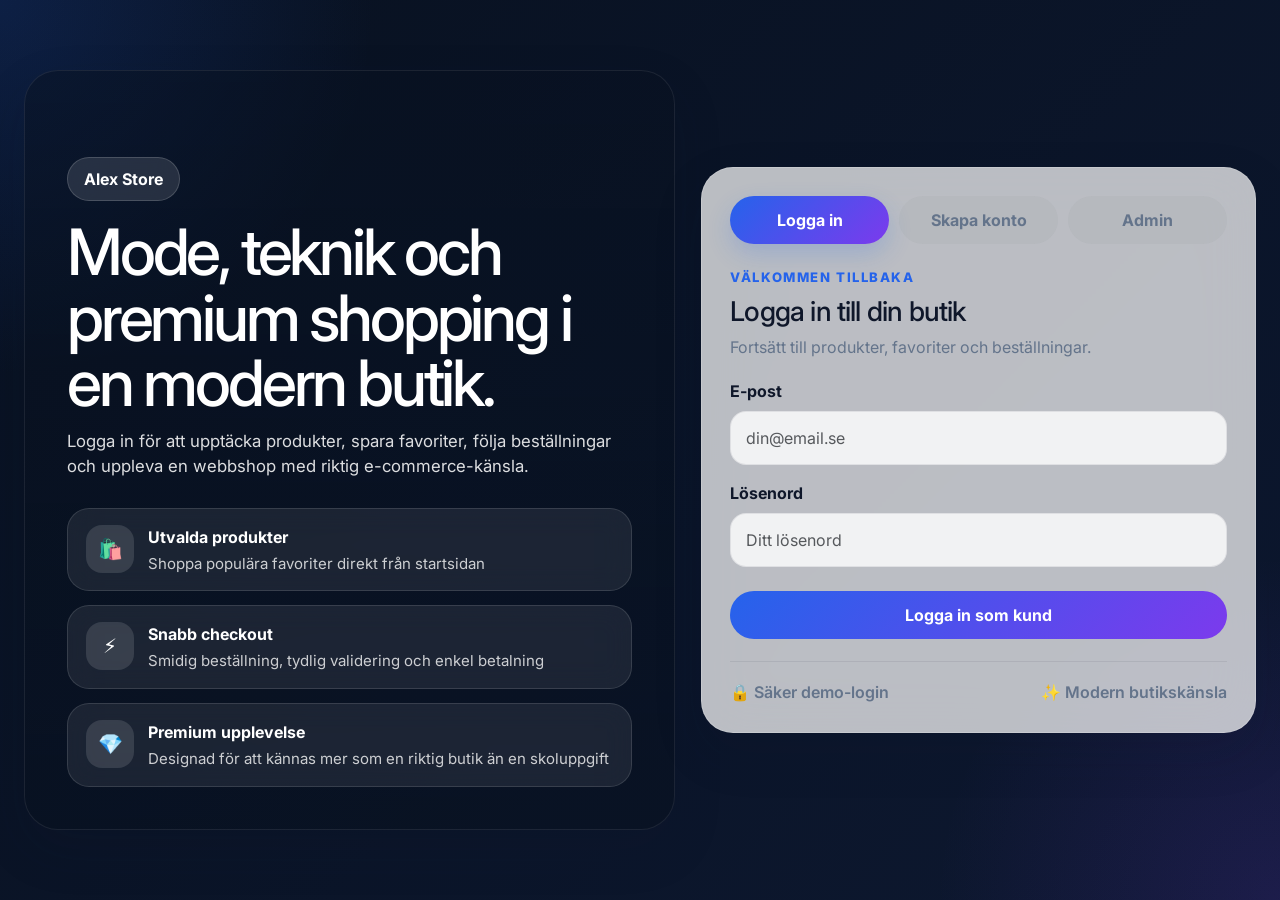
<file: index.html>
<!doctype html>
<html lang="sv">
  <head>
    <meta charset="UTF-8" />
    <meta name="viewport" content="width=device-width, initial-scale=1.0" />
    <link rel="preconnect" href="https://fonts.googleapis.com" />
    <link rel="preconnect" href="https://fonts.gstatic.com" crossorigin />
    <link
      href="https://fonts.googleapis.com/css2?family=Inter:wght@400;500;600;700;800&display=swap"
      rel="stylesheet"
    />
    <link
      href="https://cdn.jsdelivr.net/npm/bootstrap@5.3.3/dist/css/bootstrap.min.css"
      rel="stylesheet"
    />
    <link rel="stylesheet" href="style.css" />
    <title>Hem - Alex Store</title>
  </head>
  <body>
    <nav class="site-nav navbar navbar-expand-lg">
      <div class="container-fluid nav-wrap">
        <a class="navbar-brand brand" href="index.html">Alex Store</a>
        <button
          class="navbar-toggler"
          type="button"
          data-bs-toggle="collapse"
          data-bs-target="#navBar"
        >
          <span class="navbar-toggler-icon"></span>
        </button>
        <div class="collapse navbar-collapse" id="navBar">
          <div class="nav-links ms-auto">
            <a class="nav-link" data-page="home" href="index.html"
              ><span>🏠</span><span>Hem</span></a
            >
            <a class="nav-link" data-page="products" href="products.html"
              ><span>🛍️</span><span>Produkter</span></a
            >
            <a class="nav-link" data-page="favorites" href="favorites.html"
              ><span>❤️</span><span>Favoriter</span></a
            >

            <div class="cart-link-wrap">
              <a
                class="nav-link"
                data-page="cart"
                href="cart.html"
                id="cartLink"
              >
                <span>🛒</span><span class="d-none d-sm-inline">Varukorg</span>
                <span class="badge-dot" data-cart-badge>0</span>
              </a>
              <div id="miniCart" class="mini-cart"></div>
            </div>

            <div class="nav-dropdown">
              <button
                id="moreMenuToggle"
                class="dropdown-toggle-btn"
                type="button"
              >
                <span>☰</span><span>Mer</span>
              </button>
              <div id="moreMenu" class="dropdown-menu-custom">
                <a class="dropdown-link" data-page="payment" href="payment.html"
                  ><span>💳</span><span>Betalning</span></a
                >
                <a class="dropdown-link" data-page="orders" href="orders.html"
                  ><span>📦</span><span>Mina beställningar</span></a
                >
                <a class="dropdown-link" data-page="about" href="about.html"
                  ><span>ℹ️</span><span>Om oss</span></a
                >
                <a class="dropdown-link" data-page="contact" href="contact.html"
                  ><span>✉️</span><span>Kontakt</span></a
                >
                <div class="dropdown-divider"></div>
                <a class="dropdown-link admin-only d-none" href="admin.html"
                  ><span>🧑‍💼</span><span>Admin</span></a
                >
              </div>
            </div>

            <div id="profileChip" class="profile-chip"></div>
            <button class="btn btn-outline-secondary btn-sm" id="themeBtn">
              Tema
            </button>
            <button class="btn btn-danger btn-sm" id="logoutBtn">
              Logga ut
            </button>
          </div>
        </div>
      </div>
    </nav>

    <div id="quickViewOverlay" class="quick-view-overlay"></div>
    <div id="chatbotPanel" class="chatbot-panel panel">
      <div
        class="d-flex justify-content-between align-items-center p-3 border-bottom"
      >
        <strong>Alex Assistant</strong>
        <button id="chatbotClose" class="btn btn-outline-secondary btn-sm">
          ✕
        </button>
      </div>
      <div id="chatbotMessages" class="chatbot-messages"></div>
      <div class="chatbot-actions">
        <input
          id="chatbotInput"
          class="form-control"
          type="text"
          placeholder="Skriv en fråga..."
        />
        <button id="chatbotSend" class="btn btn-primary btn-sm">Skicka</button>
      </div>
    </div>
    <button id="chatbotLauncher" class="chatbot-launcher" type="button">
      🤖
    </button>
    <a href="cart.html" class="btn btn-primary mobile-sticky-cart"
      >🛒 Till varukorgen</a
    >

    <section class="hero">
      <video class="hero-video" autoplay muted loop playsinline>
        <source
          src="https://www.w3schools.com/howto/rain.mp4"
          type="video/mp4"
        />
      </video>
      <div class="hero-overlay"></div>
      <div class="container">
        <div class="hero-grid">
          <div class="fade-in">
            <span class="badge text-bg-primary mb-3">Premium shopping</span>
            <h1 class="section-title">Modern webbshop med wow-känsla</h1>
            <p class="lead">
              Shoppa produkter, spara favoriter, använd quick view, mini cart
              och upplev en sida som känns som en riktig startup.
            </p>
            <div class="d-flex flex-wrap gap-2">
              <a href="products.html" class="btn btn-primary">Se produkter</a>
              <a href="about.html" class="btn btn-light">Läs mer om oss</a>
            </div>
          </div>
          <div class="hero-photo-grid fade-in">
            <div class="hero-photo hero-photo-1"></div>
            <div class="hero-photo hero-photo-2"></div>
            <div class="hero-photo hero-photo-3"></div>
            <div class="hero-photo hero-photo-4"></div>
          </div>
        </div>
      </div>
    </section>
    <div class="container">
      <div class="section-head fade-in">
        <h2 class="section-title">Designad för att kännas premium</h2>
        <p>Fler bilder, mer liv och tydligare sektioner på startsidan.</p>
      </div>
      <div class="row g-4 mb-5">
        <div class="col-md-4 fade-in">
          <div class="panel feature-panel h-100">
            <div class="feature-icon">⚡</div>
            <h3 class="h5">Snabb upplevelse</h3>
            <p class="small">
              Tydlig navigation, mini cart, sticky mobilknapp och mjuka
              animationer gör sidan modern och lätt att använda.
            </p>
          </div>
        </div>
        <div class="col-md-4 fade-in">
          <div class="panel feature-panel h-100">
            <div class="feature-icon">🎨</div>
            <h3 class="h5">Mer visuellt innehåll</h3>
            <p class="small">
              Fler bilder, video i hero och Apple-lik glassmorphism ger
              premiumkänsla.
            </p>
          </div>
        </div>
        <div class="col-md-4 fade-in">
          <div class="panel feature-panel h-100">
            <div class="feature-icon">🤖</div>
            <h3 class="h5">Demoassistent</h3>
            <p class="small">
              En chatbot i hörnet hjälper användaren med vanliga frågor utan att
              störa designen.
            </p>
          </div>
        </div>
      </div>
      <div class="section-head fade-in">
        <h2 class="section-title">Inspiration & stil</h2>
        <p>En extra bildsektion för att göra startsidan rikare och snyggare.</p>
      </div>
      <div class="home-gallery mb-5 fade-in">
        <div class="gallery-card gallery-a"></div>
        <div class="gallery-card gallery-b"></div>
        <div class="gallery-card gallery-c"></div>
        <div class="gallery-card gallery-d"></div>
        <div class="gallery-card gallery-e"></div>
      </div>
      <div class="section-head fade-in">
        <h2 class="section-title">Populärt just nu</h2>
        <p>Utvalda produkter från shoppen.</p>
      </div>
      <div id="featuredProducts"></div>
    </div>
    <div class="footer"><div class="container">© 2026 Alex Store</div></div>
    <script src="common.js"></script>
    <script>
      document.addEventListener("DOMContentLoaded", async () => {
        requireCustomer();
        initCommonUI("home");
        initScrollAnimations();
        const wrap = document.getElementById("featuredProducts");
        try {
          const products = await fetchProducts();
          wrap.innerHTML = `<div class="row g-4">${products.slice(0, 3).map(productCard).join("")}</div>`;
          bindProductButtons(products);
          initScrollAnimations();
        } catch {
          wrap.innerHTML = `<div class="alert alert-danger">Kunde inte ladda produkter.</div>`;
        }
      });
    </script>
    <script src="https://cdn.jsdelivr.net/npm/bootstrap@5.3.3/dist/js/bootstrap.bundle.min.js"></script>
  </body>
</html>
</file>
<file: style.css>
:root{
  --bg:#f5f7fb;
  --bg-soft:#eef2ff;
  --panel:rgba(255,255,255,.72);
  --panel-solid:#ffffff;
  --text:#0f172a;
  --muted:#64748b;
  --primary:#2563eb;
  --secondary:#7c3aed;
  --success:#16a34a;
  --danger:#dc2626;
  --border:rgba(15,23,42,.08);
  --shadow:0 10px 30px rgba(15,23,42,.08);
  --shadow-lg:0 20px 50px rgba(15,23,42,.14);
  --radius:24px;
}
body.dark-mode{
  --bg:#08111f;
  --bg-soft:#0d1728;
  --panel:rgba(15,23,42,.66);
  --panel-solid:#0f172a;
  --text:#f8fafc;
  --muted:#94a3b8;
  --primary:#60a5fa;
  --secondary:#a78bfa;
  --border:rgba(255,255,255,.08);
  --shadow:0 10px 30px rgba(0,0,0,.28);
  --shadow-lg:0 24px 60px rgba(0,0,0,.45);
}
*{box-sizing:border-box}
html{scroll-behavior:smooth}
body{
  margin:0;
  font-family:"Inter",system-ui,-apple-system,BlinkMacSystemFont,"Segoe UI",sans-serif;
  background:
    radial-gradient(circle at top left, rgba(37,99,235,.08), transparent 24%),
    radial-gradient(circle at bottom right, rgba(124,58,237,.06), transparent 20%),
    var(--bg);
  color:var(--text);
  transition:background .3s,color .3s;
}
a{text-decoration:none;color:inherit}
.site-nav{
  position:sticky;top:0;z-index:1100;
  backdrop-filter:blur(22px);-webkit-backdrop-filter:blur(22px);
  background:rgba(255,255,255,.58)!important;
  border-bottom:1px solid var(--border);
  box-shadow:0 8px 30px rgba(15,23,42,.05);
}
body.dark-mode .site-nav{background:rgba(8,17,31,.72)!important}
.nav-wrap{max-width:1280px;margin:0 auto;padding:14px 20px;display:flex;align-items:center;justify-content:space-between;gap:18px}
.brand{font-size:1.2rem;font-weight:800;letter-spacing:-.04em;color:var(--text)!important}
.nav-links{display:flex;align-items:center;flex-wrap:wrap;gap:10px}
.nav-link{
  color:var(--muted)!important;font-weight:600;padding:9px 12px !important;border-radius:999px;
  transition:.22s ease;display:inline-flex;align-items:center;gap:8px
}
.nav-link:hover,.nav-link.active{color:var(--text)!important;background:rgba(37,99,235,.08)}
.badge-dot{
  display:inline-flex;align-items:center;justify-content:center;min-width:24px;height:24px;padding:0 7px;
  border-radius:999px;background:linear-gradient(135deg,var(--primary),var(--secondary));color:#fff;
  font-size:.76rem;font-weight:700;box-shadow:0 8px 18px rgba(37,99,235,.25)
}
.nav-dropdown,.cart-link-wrap{position:relative}
.dropdown-toggle-btn{
  border:none;background:transparent;color:var(--muted);font-weight:700;border-radius:999px;padding:9px 12px;
  display:inline-flex;align-items:center;gap:8px
}
.dropdown-toggle-btn:hover{background:rgba(37,99,235,.08);color:var(--text)}
.dropdown-menu-custom,.mini-cart{
  position:absolute;right:0;top:calc(100% + 10px);min-width:230px;background:var(--panel-solid);
  border:1px solid var(--border);border-radius:18px;box-shadow:var(--shadow-lg);padding:10px;display:none;z-index:1200
}
.dropdown-menu-custom.show,.mini-cart.show{display:block}
.dropdown-link{display:flex;align-items:center;gap:10px;padding:10px 12px;border-radius:12px;color:var(--text)}
.dropdown-link:hover{background:rgba(37,99,235,.08)}
.dropdown-divider{height:1px;background:var(--border);margin:8px 0}
.container{max-width:1240px;margin:0 auto;padding:32px 20px}
.hero{min-height:82vh;display:flex;align-items:center;position:relative;overflow:hidden}
.hero-video{position:absolute;inset:0;width:100%;height:100%;object-fit:cover;z-index:0;filter:brightness(.55) saturate(1.1)}
.hero-overlay{position:absolute;inset:0;background:linear-gradient(135deg, rgba(8,17,31,.72), rgba(37,99,235,.35));z-index:1}
.hero > .container{position:relative;z-index:2}
.hero-grid{display:grid;grid-template-columns:1.1fr 1fr;gap:2rem;align-items:center}
.hero-photo-grid{display:grid;grid-template-columns:1fr 1fr;gap:1rem}
.hero-photo,.gallery-card,.about-hero-photo{
  min-height:420px;
  border-radius:28px;
  background-image:url('https://images.unsplash.com/photo-1512436991641-6745cdb1723f?auto=format&fit=crop&w=1400&q=80');
  background-size:cover;
  background-position:center;
  box-shadow:var(--shadow-lg);
}
.hero-photo{min-height:190px}
.hero-photo-1{background-image:url('https://images.unsplash.com/photo-1523381210434-271e8be1f52b?auto=format&fit=crop&w=1200&q=80')}
.hero-photo-2{background-image:url('https://images.unsplash.com/photo-1512436991641-6745cdb1723f?auto=format&fit=crop&w=1200&q=80')}
.hero-photo-3{background-image:url('https://images.unsplash.com/photo-1483985988355-763728e1935b?auto=format&fit=crop&w=1200&q=80')}
.hero-photo-4{background-image:url('https://images.unsplash.com/photo-1441986300917-64674bd600d8?auto=format&fit=crop&w=1200&q=80')}
.about-hero-photo{min-height:420px;background-image:url('https://images.unsplash.com/photo-1483985988355-763728e1935b?auto=format&fit=crop&w=1400&q=80')}
.gallery-a{background-image:url('https://images.unsplash.com/photo-1529139574466-a303027c1d8b?auto=format&fit=crop&w=1200&q=80')}
.gallery-b{background-image:url('https://images.unsplash.com/photo-1496747611176-843222e1e57c?auto=format&fit=crop&w=1200&q=80')}
.gallery-c{background-image:url('https://images.unsplash.com/photo-1503342217505-b0a15ec3261c?auto=format&fit=crop&w=1200&q=80')}
.gallery-d{background-image:url('https://images.unsplash.com/photo-1445205170230-053b83016050?auto=format&fit=crop&w=1200&q=80')}
.gallery-e{background-image:url('https://images.unsplash.com/photo-1515886657613-9f3515b0c78f?auto=format&fit=crop&w=1200&q=80')}
.section-title{font-weight:800;letter-spacing:-.05em;margin-bottom:10px}
.hero .section-title{font-size:clamp(2.6rem,6vw,5rem);line-height:1.02;color:#fff}
.hero .lead{color:rgba(255,255,255,.88);font-size:1.08rem;max-width:680px}
.panel,.summary-card,.order-card,.auth-card,.stat-card,.product-card,.quick-view-card{
  background:var(--panel);border:1px solid var(--border);border-radius:var(--radius);
  box-shadow:var(--shadow);backdrop-filter:blur(30px);-webkit-backdrop-filter:blur(30px)
}
.panel,.summary-card,.order-card,.auth-card,.stat-card,.quick-view-card{padding:24px}
.product-card{overflow:hidden;transition:transform .25s ease,box-shadow .25s ease,border-color .25s ease;height:100%}
.product-card:hover{transform:translateY(-8px);box-shadow:var(--shadow-lg);border-color:rgba(37,99,235,.18)}
.product-media{height:260px;display:flex;align-items:center;justify-content:center;padding:1rem;background:linear-gradient(180deg, rgba(37,99,235,.08), rgba(37,99,235,.02));overflow:hidden}
body.dark-mode .product-media{background:linear-gradient(180deg, rgba(255,255,255,.05), rgba(255,255,255,.02))}
.product-media img{max-height:200px;max-width:100%;object-fit:contain;transition:transform .32s ease}
.product-card:hover .product-media img{transform:scale(1.08)}
.product-category{color:var(--muted);font-size:.84rem;text-transform:capitalize;margin-bottom:8px}
.product-title{font-size:1rem;font-weight:700;line-height:1.35;min-height:50px;margin-bottom:8px}
.product-desc{color:var(--muted);font-size:.93rem;line-height:1.5;min-height:64px}
.price{font-size:1.14rem;font-weight:800;color:var(--primary);letter-spacing:-.03em}
.form-control,.form-select,textarea{
  width:100%;padding:14px 15px;border-radius:16px!important;border:1px solid var(--border)!important;
  background:rgba(255,255,255,.8)!important;color:var(--text)!important
}
body.dark-mode .form-control,body.dark-mode .form-select,body.dark-mode textarea{background:rgba(255,255,255,.03)!important}
.form-control:focus,.form-select:focus,textarea:focus{border-color:rgba(37,99,235,.4)!important;box-shadow:0 0 0 4px rgba(37,99,235,.12)!important}
.label{display:block;font-weight:700;margin-bottom:8px}
.btn{border-radius:999px!important;font-weight:700!important;padding:12px 18px!important;transition:all .2s ease!important}
.btn:hover{transform:translateY(-1px)}
.btn-primary{background:linear-gradient(135deg,var(--primary),var(--secondary))!important;border:none!important}
.btn-success{background:linear-gradient(135deg,#22c55e,#16a34a)!important;border:none!important}
.btn-danger{background:linear-gradient(135deg,#ef4444,#dc2626)!important;border:none!important}
.btn-light{background:#fff!important;border:1px solid #e5e7eb!important;color:#111827!important}
body.dark-mode .btn-light{background:#1f2937!important;color:#fff!important;border-color:#334155!important}
.empty-box{padding:1rem 1.1rem;border-radius:16px;border:1px dashed var(--border);color:var(--muted);background:rgba(127,127,127,.05)}
.alert{border:none!important;border-radius:16px!important}
.alert-danger{background:rgba(220,38,38,.12)!important;color:#b91c1c!important}
.alert-success{background:rgba(22,163,74,.12)!important;color:#166534!important}
.alert-info{background:rgba(37,99,235,.12)!important;color:#1d4ed8!important}
.summary-card{background:linear-gradient(180deg, rgba(37,99,235,.08), rgba(37,99,235,.02))}
.order-card{padding:24px}
.order-item{padding:12px 0;border-bottom:1px solid var(--border)}
.order-item:last-child{border-bottom:none}
.qty-btn{width:36px;height:36px;border-radius:50%;border:1px solid var(--border);background:transparent;color:var(--text);cursor:pointer;transition:.2s ease}
.qty-btn:hover{background:rgba(37,99,235,.08)}
.auth-page{min-height:100vh;display:grid;place-items:center;padding:24px;background:radial-gradient(circle at top left, rgba(37,99,235,.14), transparent 28%), radial-gradient(circle at bottom right, rgba(124,58,237,.08), transparent 22%), var(--bg)}
.auth-card{width:min(100%, 980px);padding:28px}
.auth-grid{display:grid;grid-template-columns:1fr 1fr;gap:20px}
.admin-metric{font-size:2rem;font-weight:800;letter-spacing:-.04em}
.footer{padding:2.2rem 0;border-top:1px solid var(--border);margin-top:2rem;color:var(--muted)}
.small{color:var(--muted)}
hr{border-color:var(--border)!important}
.toast-container{position:fixed;top:20px;right:20px;z-index:9999;display:flex;flex-direction:column;gap:10px}
.toast{background:linear-gradient(135deg,#22c55e,#16a34a);color:#fff;padding:12px 18px;border-radius:14px;box-shadow:0 10px 25px rgba(0,0,0,0.2);font-weight:700;animation:toastFadeIn .28s ease;max-width:320px}
@keyframes toastFadeIn{from{opacity:0;transform:translateY(-10px) scale(.98)}to{opacity:1;transform:translateY(0) scale(1)}}
.fly-img{position:fixed;z-index:99999;width:60px;height:60px;object-fit:contain;pointer-events:none;transition:top .8s cubic-bezier(.4,0,.2,1),left .8s cubic-bezier(.4,0,.2,1),width .8s cubic-bezier(.4,0,.2,1),height .8s cubic-bezier(.4,0,.2,1),opacity .8s cubic-bezier(.4,0,.2,1),transform .8s cubic-bezier(.4,0,.2,1)}
.cart-bounce{animation:cartBounce .45s ease}
@keyframes cartBounce{0%{transform:scale(1)}30%{transform:scale(1.18)}60%{transform:scale(.96)}100%{transform:scale(1)}}
.cart-blink{animation:cartBlink .65s ease}
@keyframes cartBlink{0%{box-shadow:0 0 0 rgba(37,99,235,0)}40%{box-shadow:0 0 0 10px rgba(37,99,235,.18)}100%{box-shadow:0 0 0 rgba(37,99,235,0)}}
.favorite-btn.active{transform:scale(1.12)!important}
.skeleton-grid{display:grid;grid-template-columns:repeat(3,1fr);gap:24px}
.skeleton-card{height:320px;border-radius:24px;background:linear-gradient(90deg,#eef2f7,#dde4f0,#eef2f7);background-size:200% 100%;animation:loading 1.2s infinite;border:1px solid var(--border)}
body.dark-mode .skeleton-card{background:linear-gradient(90deg,#1b2944,#253657,#1b2944);background-size:200% 100%}
@keyframes loading{0%{background-position:200% 0}100%{background-position:-200% 0}}
.fade-in{opacity:0;transform:translateY(20px);transition:.6s ease}
.fade-in.show{opacity:1;transform:translateY(0)}
.mini-cart{min-width:320px;padding:18px}
.mini-cart-item{display:flex;gap:10px;padding:10px 0;border-bottom:1px solid var(--border)}
.mini-cart-item:last-child{border-bottom:none}
.mini-cart-thumb{width:52px;height:52px;object-fit:contain;background:#fff;border-radius:12px;padding:6px}
.mini-cart-empty{color:var(--muted)}
.quick-view-overlay{position:fixed;inset:0;background:rgba(0,0,0,.48);z-index:2000;display:none;align-items:center;justify-content:center;padding:20px}
.quick-view-overlay.show{display:flex}
.quick-view-card{max-width:980px;width:100%}
.quick-view-close{position:absolute;right:18px;top:16px;border:none;background:transparent;font-size:1.4rem;color:var(--text)}
.feature-panel{text-align:left}
.feature-icon{width:56px;height:56px;display:flex;align-items:center;justify-content:center;border-radius:16px;font-size:1.5rem;margin-bottom:14px;background:linear-gradient(135deg, rgba(37,99,235,.14), rgba(124,58,237,.12))}
.home-gallery{display:grid;grid-template-columns:1.1fr 1fr 1fr;gap:1rem}
.gallery-card{min-height:220px}
.home-gallery .gallery-a{grid-row:span 2;min-height:460px}
.about-badges{display:flex;flex-wrap:wrap;gap:10px;margin-top:18px}
.about-badges span{padding:9px 14px;border-radius:999px;background:rgba(37,99,235,.08);color:var(--text);font-weight:600;border:1px solid var(--border)}
.map-panel{display:grid;grid-template-columns:340px 1fr;gap:1rem;align-items:stretch}
.about-gallery{display:grid;grid-template-columns:1.2fr 1fr 1fr;gap:1rem}
.about-gallery .gallery-card{min-height:260px}
.chatbot-launcher{
  position:fixed;right:14px;bottom:14px;z-index:2500;width:52px;height:52px;border-radius:50%;
  display:flex;align-items:center;justify-content:center;font-size:1.35rem;
  background:linear-gradient(135deg,var(--primary),var(--secondary));color:#fff;border:none;box-shadow:var(--shadow-lg);opacity:.95
}
.chatbot-panel{position:fixed;right:14px;bottom:76px;z-index:2500;width:300px;max-width:calc(100vw - 24px);display:none;overflow:hidden}
.chatbot-panel.show{display:block}
.chatbot-messages{height:280px;overflow:auto;padding:14px;background:var(--panel-solid)}
.chatbot-bubble{padding:10px 12px;border-radius:14px;margin-bottom:10px;max-width:90%}
.chatbot-bubble.bot{background:rgba(37,99,235,.1)}
.chatbot-bubble.user{background:rgba(124,58,237,.12);margin-left:auto}
.chatbot-actions{padding:12px;border-top:1px solid var(--border);display:grid;grid-template-columns:1fr auto;gap:8px;background:var(--panel)}
.mobile-sticky-cart{position:fixed;left:50%;transform:translateX(-50%);bottom:14px;z-index:2300;display:none;box-shadow:var(--shadow-lg)}
.order-status-pill{display:inline-flex;align-items:center;gap:6px;padding:7px 12px;border-radius:999px;font-size:.82rem;font-weight:700;border:1px solid var(--border);background:rgba(37,99,235,.08)}
.order-status-processing{background:rgba(245,158,11,.12)}
.order-status-shipped{background:rgba(37,99,235,.12)}
.order-status-delivered{background:rgba(22,163,74,.12)}
@media (max-width: 992px){
  .hero-grid,.auth-grid,.home-gallery,.about-gallery,.map-panel{grid-template-columns:1fr}
  .home-gallery .gallery-a{grid-row:auto;min-height:260px}
}
@media (max-width: 768px){
  .hero{min-height:auto;padding:56px 0}
  .product-media{height:220px}
  .section-title{font-size:clamp(2rem,5vw,3rem)}
  .btn{padding:13px 18px!important}
  .mobile-sticky-cart{display:inline-flex}
  .mini-cart{min-width:290px;right:-60px}
  .skeleton-grid{grid-template-columns:1fr}
  .chatbot-panel{width:min(300px, calc(100vw - 20px));right:10px;bottom:72px}
}


/* extra requested features */
.profile-chip{
  display:inline-flex;
  align-items:center;
  gap:8px;
  padding:8px 12px;
  border-radius:999px;
  background:rgba(37,99,235,.08);
  border:1px solid var(--border);
  color:var(--text);
  font-weight:700;
}
.profile-chip small{
  color:var(--muted);
  font-weight:600;
}

.quick-facts .panel{
  height:100%;
}
.campaign-banner{
  padding:18px 20px;
  border-radius:24px;
  background:linear-gradient(135deg, rgba(37,99,235,.16), rgba(124,58,237,.12));
  border:1px solid var(--border);
  box-shadow:var(--shadow);
}
.countdown-wrap{
  display:flex;
  gap:12px;
  flex-wrap:wrap;
  margin-top:14px;
}
.countdown-box{
  min-width:84px;
  text-align:center;
  padding:12px 14px;
  border-radius:18px;
  background:var(--panel);
  border:1px solid var(--border);
}
.countdown-box strong{
  display:block;
  font-size:1.4rem;
  letter-spacing:-.03em;
}
.recommend-card-title{
  font-size:.95rem;
  font-weight:700;
  line-height:1.35;
  min-height:42px;
}
.order-status-processing{
  color:#b45309;
}
.order-status-shipped{
  color:#1d4ed8;
}
.order-status-delivered{
  color:#166534;
}




/* shipping tracker */
.shipping-tracker{
  display:grid;
  grid-template-columns:repeat(4, 1fr);
  gap:10px;
  margin:18px 0 8px;
}
.shipping-step{
  position:relative;
  text-align:center;
  padding:12px 10px;
  border-radius:18px;
  border:1px solid var(--border);
  background:rgba(127,127,127,.05);
  font-size:.88rem;
  font-weight:700;
}
.shipping-step.active{
  background:linear-gradient(135deg, rgba(37,99,235,.14), rgba(124,58,237,.12));
  color:var(--text);
}
.shipping-step.done{
  background:rgba(22,163,74,.12);
}
@media (max-width:768px){
  .shipping-tracker{grid-template-columns:1fr 1fr}
}

/* checkout progress */
.checkout-progress{
  margin-bottom:18px;
}
.progress-steps{
  display:grid;
  grid-template-columns:repeat(3,1fr);
  gap:12px;
}
.progress-step{
  border:1px solid var(--border);
  border-radius:18px;
  padding:12px 14px;
  background:rgba(127,127,127,.05);
  font-weight:700;
  text-align:center;
}
.progress-step.active{
  background:linear-gradient(135deg, rgba(37,99,235,.14), rgba(124,58,237,.12));
}
.progress-step.done{
  background:rgba(22,163,74,.12);
}


.about-extra-photo{
  min-height:260px;
  border-radius:24px;
  background-image:url('https://images.unsplash.com/photo-1520607162513-77705c0f0d4a?auto=format&fit=crop&w=1400&q=80');
  background-size:cover;
  background-position:center;
  box-shadow:var(--shadow-lg);
}


/* Fix: same size buttons on product cards */
.product-card .btn,
.quick-view-card .btn{
  min-height:56px;
  display:flex !important;
  align-items:center;
  justify-content:center;
  width:100%;
}
.favorite-btn{
  width:100%;
}


/* ===== LOGIN SHOWCASE REDESIGN ===== */
.login-showcase-page{
  min-height:100vh;
  background:
    radial-gradient(circle at top left, rgba(37,99,235,.18), transparent 24%),
    radial-gradient(circle at bottom right, rgba(124,58,237,.14), transparent 22%),
    linear-gradient(135deg, #081120 0%, #0d1830 100%);
  display:flex;
  align-items:center;
  justify-content:center;
  padding:24px;
}

.login-showcase-shell{
  width:min(1440px, 100%);
}

.login-showcase-grid{
  display:grid;
  grid-template-columns:1.08fr .92fr;
  gap:26px;
  align-items:stretch;
}

.login-showcase-left{
  position:relative;
  overflow:hidden;
  min-height:760px;
  border-radius:34px;
  border:1px solid rgba(255,255,255,.08);
  box-shadow:var(--shadow-lg);
  background:
    linear-gradient(rgba(8,17,32,.48), rgba(8,17,32,.62)),
    url('https://images.unsplash.com/photo-1441986300917-64674bd600d8?auto=format&fit=crop&w=1600&q=80');
  background-size:cover;
  background-position:center;
}

.login-showcase-overlay{
  position:absolute;
  inset:0;
  background:
    radial-gradient(circle at top left, rgba(96,165,250,.26), transparent 30%),
    radial-gradient(circle at bottom right, rgba(167,139,250,.18), transparent 25%);
}

.login-showcase-content{
  position:relative;
  z-index:2;
  padding:42px;
  color:#fff;
  display:flex;
  flex-direction:column;
  justify-content:flex-end;
  height:100%;
}

.login-store-badge{
  display:inline-flex;
  width:max-content;
  padding:9px 16px;
  border-radius:999px;
  background:rgba(255,255,255,.12);
  border:1px solid rgba(255,255,255,.16);
  backdrop-filter:blur(12px);
  font-weight:700;
  margin-bottom:18px;
}

.login-showcase-content h1{
  font-size:clamp(2.5rem, 5vw, 4.5rem);
  line-height:1.02;
  letter-spacing:-.05em;
  margin:0 0 14px;
  max-width:720px;
}

.login-showcase-content p{
  color:rgba(255,255,255,.86);
  font-size:1.05rem;
  margin:0 0 28px;
  max-width:680px;
}

.login-mini-cards{
  display:grid;
  gap:14px;
  max-width:620px;
}

.login-mini-card{
  display:flex;
  gap:14px;
  align-items:flex-start;
  padding:16px 18px;
  border-radius:22px;
  border:1px solid rgba(255,255,255,.12);
  background:rgba(255,255,255,.08);
  backdrop-filter:blur(14px);
}

.login-mini-icon{
  width:48px;
  height:48px;
  border-radius:16px;
  display:flex;
  align-items:center;
  justify-content:center;
  font-size:1.25rem;
  background:rgba(255,255,255,.12);
}

.login-mini-card strong{
  display:block;
  margin-bottom:4px;
  font-size:1rem;
}

.login-mini-card span{
  display:block;
  color:rgba(255,255,255,.78);
  font-size:.94rem;
  line-height:1.45;
}

.login-showcase-right{
  display:flex;
  align-items:center;
}

.login-glass-card{
  width:100%;
  padding:28px;
  border-radius:32px;
  background:rgba(255,255,255,.72);
  border:1px solid rgba(255,255,255,.18);
  box-shadow:var(--shadow-lg);
  backdrop-filter:blur(26px);
}

body.dark-mode .login-glass-card{
  background:rgba(15,23,42,.72);
  border:1px solid rgba(255,255,255,.08);
}

.login-tabs{
  display:grid;
  grid-template-columns:1fr 1fr 1fr;
  gap:10px;
  margin-bottom:24px;
}

.login-tab{
  border:none;
  padding:12px 14px;
  border-radius:999px;
  background:rgba(127,127,127,.08);
  color:var(--muted);
  font-weight:700;
  transition:.2s ease;
}

.login-tab.active{
  background:linear-gradient(135deg,var(--primary),var(--secondary));
  color:#fff;
  box-shadow:0 10px 24px rgba(37,99,235,.2);
}

.login-panel{
  display:none;
}
.login-panel.active{
  display:block;
}

.login-panel-head{
  margin-bottom:20px;
}

.login-panel-kicker{
  font-size:.82rem;
  font-weight:800;
  text-transform:uppercase;
  letter-spacing:.12em;
  color:var(--primary);
  margin-bottom:8px;
}

.login-panel-head h2{
  margin:0 0 6px;
  font-size:1.7rem;
  letter-spacing:-.03em;
}

.login-panel-head p{
  margin:0;
  color:var(--muted);
}

.login-bottom-note{
  display:flex;
  justify-content:space-between;
  gap:10px;
  flex-wrap:wrap;
  margin-top:22px;
  padding-top:18px;
  border-top:1px solid var(--border);
  color:var(--muted);
  font-weight:600;
}

@media (max-width: 1100px){
  .login-showcase-grid{
    grid-template-columns:1fr;
  }
  .login-showcase-left{
    min-height:520px;
  }
}
@media (max-width: 640px){
  .login-tabs{
    grid-template-columns:1fr;
  }
  .login-showcase-content{
    padding:26px;
  }
  .login-glass-card{
    padding:22px;
  }
  .login-showcase-content h1{
    font-size:2.2rem;
  }
}
</file>
